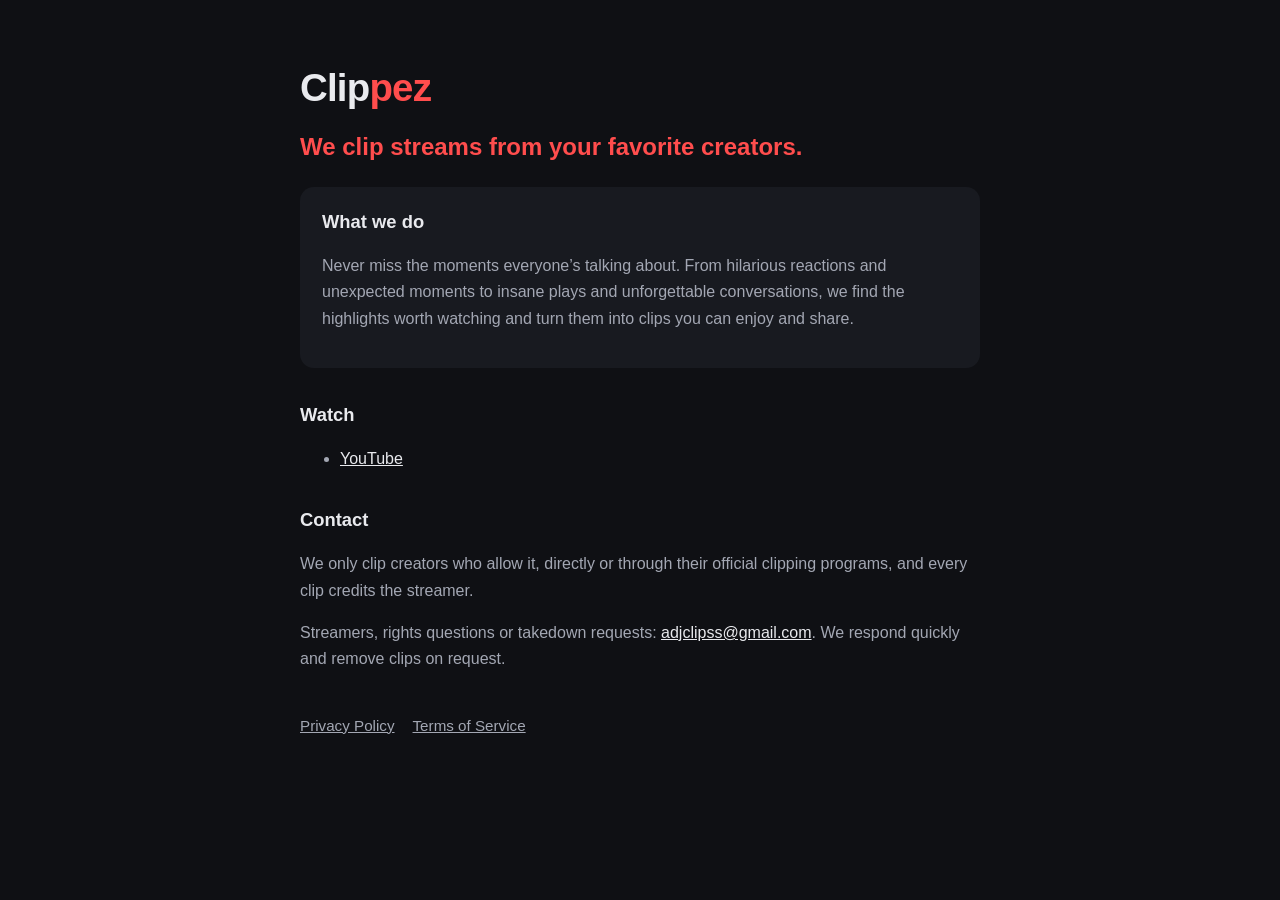
<file: index.html>
<!doctype html>
<html lang="en">
<head>
<meta charset="utf-8">
<meta name="viewport" content="width=device-width, initial-scale=1">
<title>Clippez</title>
<meta name="description" content="Clippez: short-form clips of the best livestream moments.">
<link rel="stylesheet" href="style.css">
</head>
<body>
<main>
  <h1>Clip<span>pez</span></h1>
  <p class="tagline">We clip streams from your favorite creators.</p>

  <div class="card">
    <h2 style="margin-top:0">What we do</h2>
    <p>Never miss the moments everyone’s talking about. From hilarious reactions and unexpected moments to insane plays and unforgettable conversations, we find the highlights worth watching and turn them into clips you can enjoy and share.</p>
  </div>

  <h2>Watch</h2>
  <ul>
    <li><a href="https://www.youtube.com/@clippezhq">YouTube</a></li>
  </ul>

  <h2>Contact</h2>
  <p>We only clip creators who allow it, directly or through their official clipping programs, and every clip credits the streamer.</p>
  <p>Streamers, rights questions or takedown requests: <a href="mailto:adjclipss@gmail.com">adjclipss@gmail.com</a>. We respond quickly and remove clips on request.</p>

  <nav><a href="privacy.html">Privacy Policy</a><a href="terms.html">Terms of Service</a></nav>
</main>
</body>
</html>
</file>
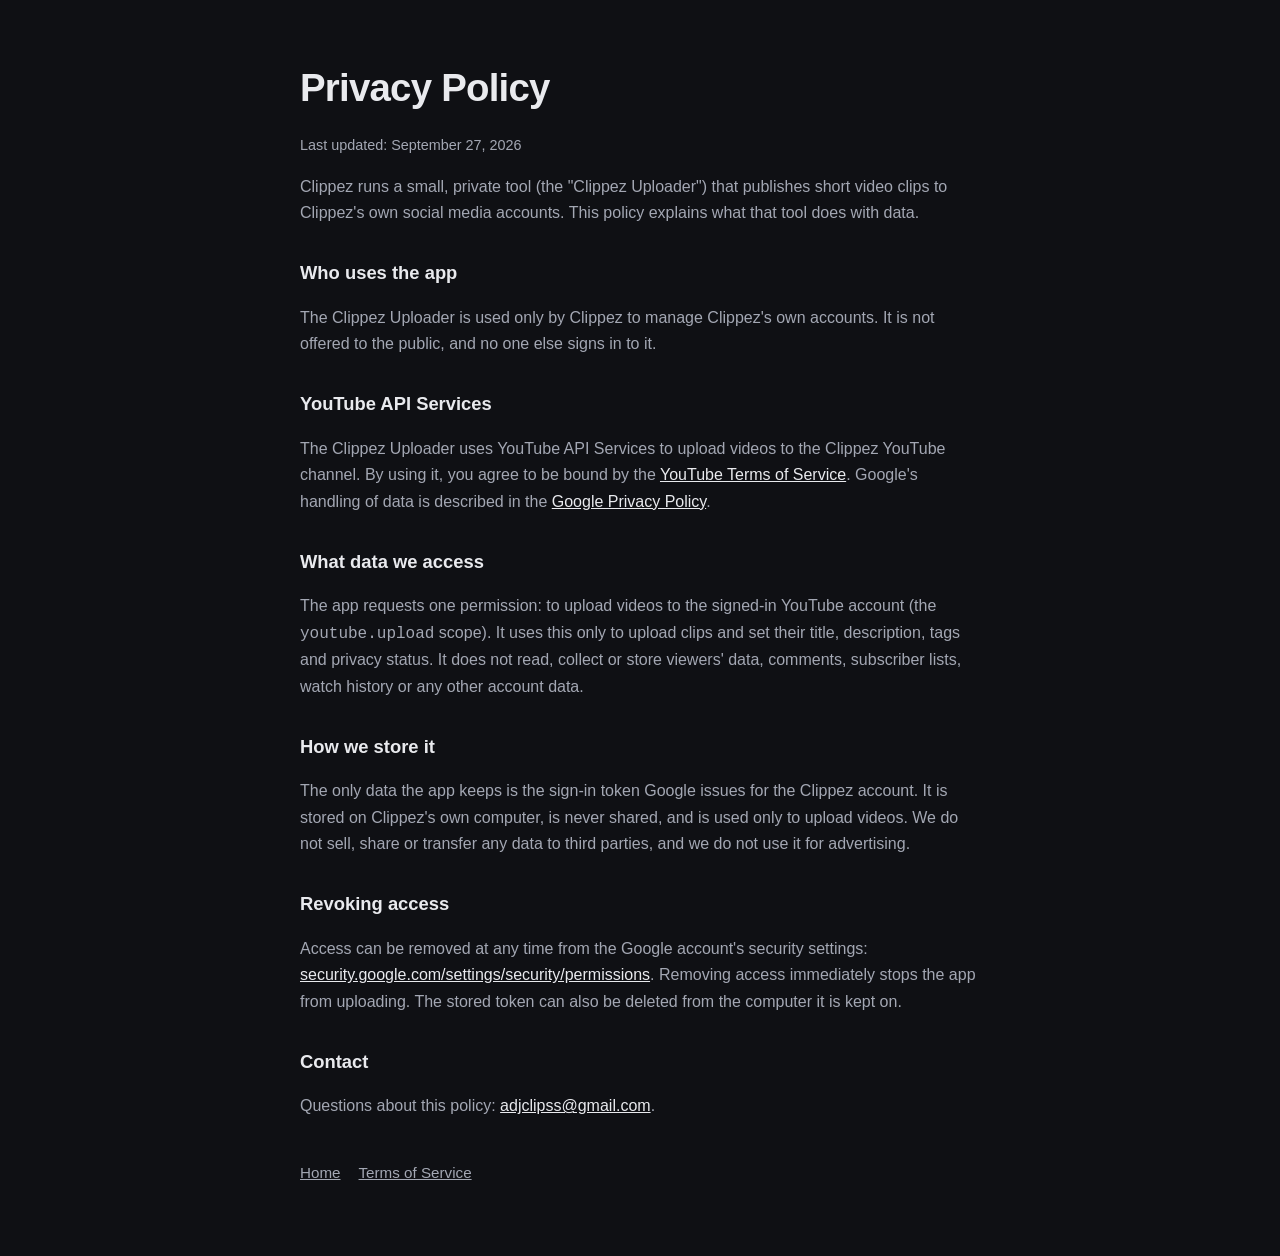
<file: privacy.html>
<!doctype html>
<html lang="en">
<head>
<meta charset="utf-8">
<meta name="viewport" content="width=device-width, initial-scale=1">
<title>Clippez Privacy Policy</title>
<link rel="stylesheet" href="style.css">
</head>
<body>
<main>
  <h1>Privacy Policy</h1>
  <p class="small">Last updated: September 27, 2026</p>

  <p>Clippez runs a small, private tool (the "Clippez Uploader") that publishes short video clips to Clippez's own social media accounts. This policy explains what that tool does with data.</p>

  <h2>Who uses the app</h2>
  <p>The Clippez Uploader is used only by Clippez to manage Clippez's own accounts. It is not offered to the public, and no one else signs in to it.</p>

  <h2>YouTube API Services</h2>
  <p>The Clippez Uploader uses YouTube API Services to upload videos to the Clippez YouTube channel. By using it, you agree to be bound by the <a href="https://www.youtube.com/t/terms">YouTube Terms of Service</a>. Google's handling of data is described in the <a href="https://policies.google.com/privacy">Google Privacy Policy</a>.</p>

  <h2>What data we access</h2>
  <p>The app requests one permission: to upload videos to the signed-in YouTube account (the <code>youtube.upload</code> scope). It uses this only to upload clips and set their title, description, tags and privacy status. It does not read, collect or store viewers' data, comments, subscriber lists, watch history or any other account data.</p>

  <h2>How we store it</h2>
  <p>The only data the app keeps is the sign-in token Google issues for the Clippez account. It is stored on Clippez's own computer, is never shared, and is used only to upload videos. We do not sell, share or transfer any data to third parties, and we do not use it for advertising.</p>

  <h2>Revoking access</h2>
  <p>Access can be removed at any time from the Google account's security settings: <a href="https://security.google.com/settings/security/permissions">security.google.com/settings/security/permissions</a>. Removing access immediately stops the app from uploading. The stored token can also be deleted from the computer it is kept on.</p>

  <h2>Contact</h2>
  <p>Questions about this policy: <a href="mailto:adjclipss@gmail.com">adjclipss@gmail.com</a>.</p>

  <nav><a href="index.html">Home</a><a href="terms.html">Terms of Service</a></nav>
</main>
</body>
</html>
</file>
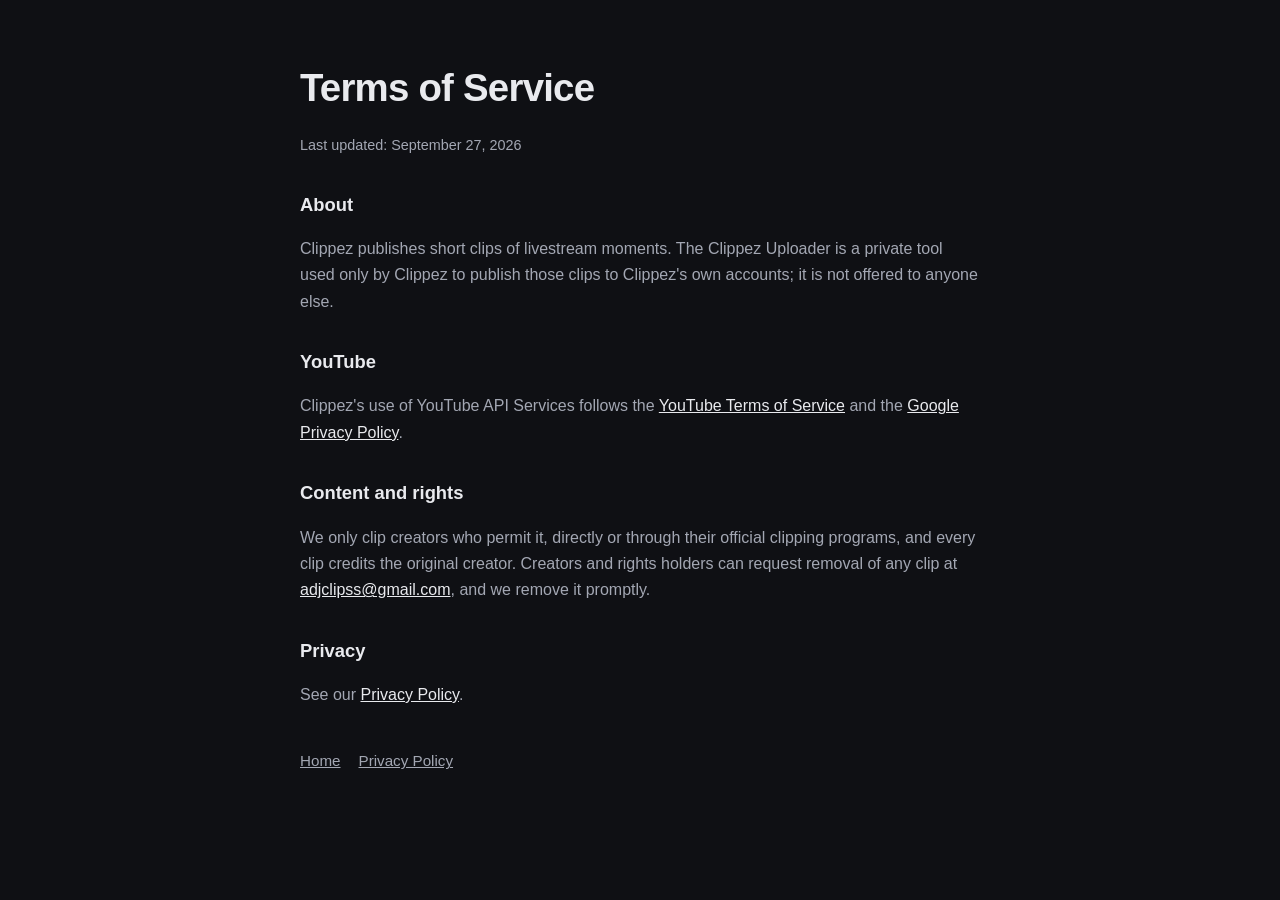
<file: terms.html>
<!doctype html>
<html lang="en">
<head>
<meta charset="utf-8">
<meta name="viewport" content="width=device-width, initial-scale=1">
<title>Clippez Terms of Service</title>
<link rel="stylesheet" href="style.css">
</head>
<body>
<main>
  <h1>Terms of Service</h1>
  <p class="small">Last updated: September 27, 2026</p>

  <h2>About</h2>
  <p>Clippez publishes short clips of livestream moments. The Clippez Uploader is a private tool used only by Clippez to publish those clips to Clippez's own accounts; it is not offered to anyone else.</p>

  <h2>YouTube</h2>
  <p>Clippez's use of YouTube API Services follows the <a href="https://www.youtube.com/t/terms">YouTube Terms of Service</a> and the <a href="https://policies.google.com/privacy">Google Privacy Policy</a>.</p>

  <h2>Content and rights</h2>
  <p>We only clip creators who permit it, directly or through their official clipping programs, and every clip credits the original creator. Creators and rights holders can request removal of any clip at <a href="mailto:adjclipss@gmail.com">adjclipss@gmail.com</a>, and we remove it promptly.</p>

  <h2>Privacy</h2>
  <p>See our <a href="privacy.html">Privacy Policy</a>.</p>

  <nav><a href="index.html">Home</a><a href="privacy.html">Privacy Policy</a></nav>
</main>
</body>
</html>
</file>
<file: style.css>
:root{--bg:#0f1014;--card:#181a20;--text:#e9eaee;--muted:#a3a7b3;--accent:#ff4d4d}
*{box-sizing:border-box}
body{margin:0;background:var(--bg);color:var(--text);font:16px/1.65 -apple-system,BlinkMacSystemFont,"Segoe UI",Roboto,Helvetica,Arial,sans-serif}
main{max-width:720px;margin:0 auto;padding:56px 20px 72px}
h1{font-size:2.4rem;margin:0 0 4px;letter-spacing:-.02em}
h1 span{color:var(--accent)}
h2{font-size:1.15rem;margin:32px 0 8px}
p,li{color:var(--muted)}
a{color:var(--text)}
.card{background:var(--card);border-radius:14px;padding:20px 22px;margin:24px 0}
nav{display:flex;gap:18px;flex-wrap:wrap;margin-top:40px;font-size:.95rem}
nav a{color:var(--muted)}
.small{font-size:.9rem}
.tagline{color:var(--accent);font-size:1.5rem;font-weight:700;line-height:1.3;margin:12px 0 8px}
</file>
